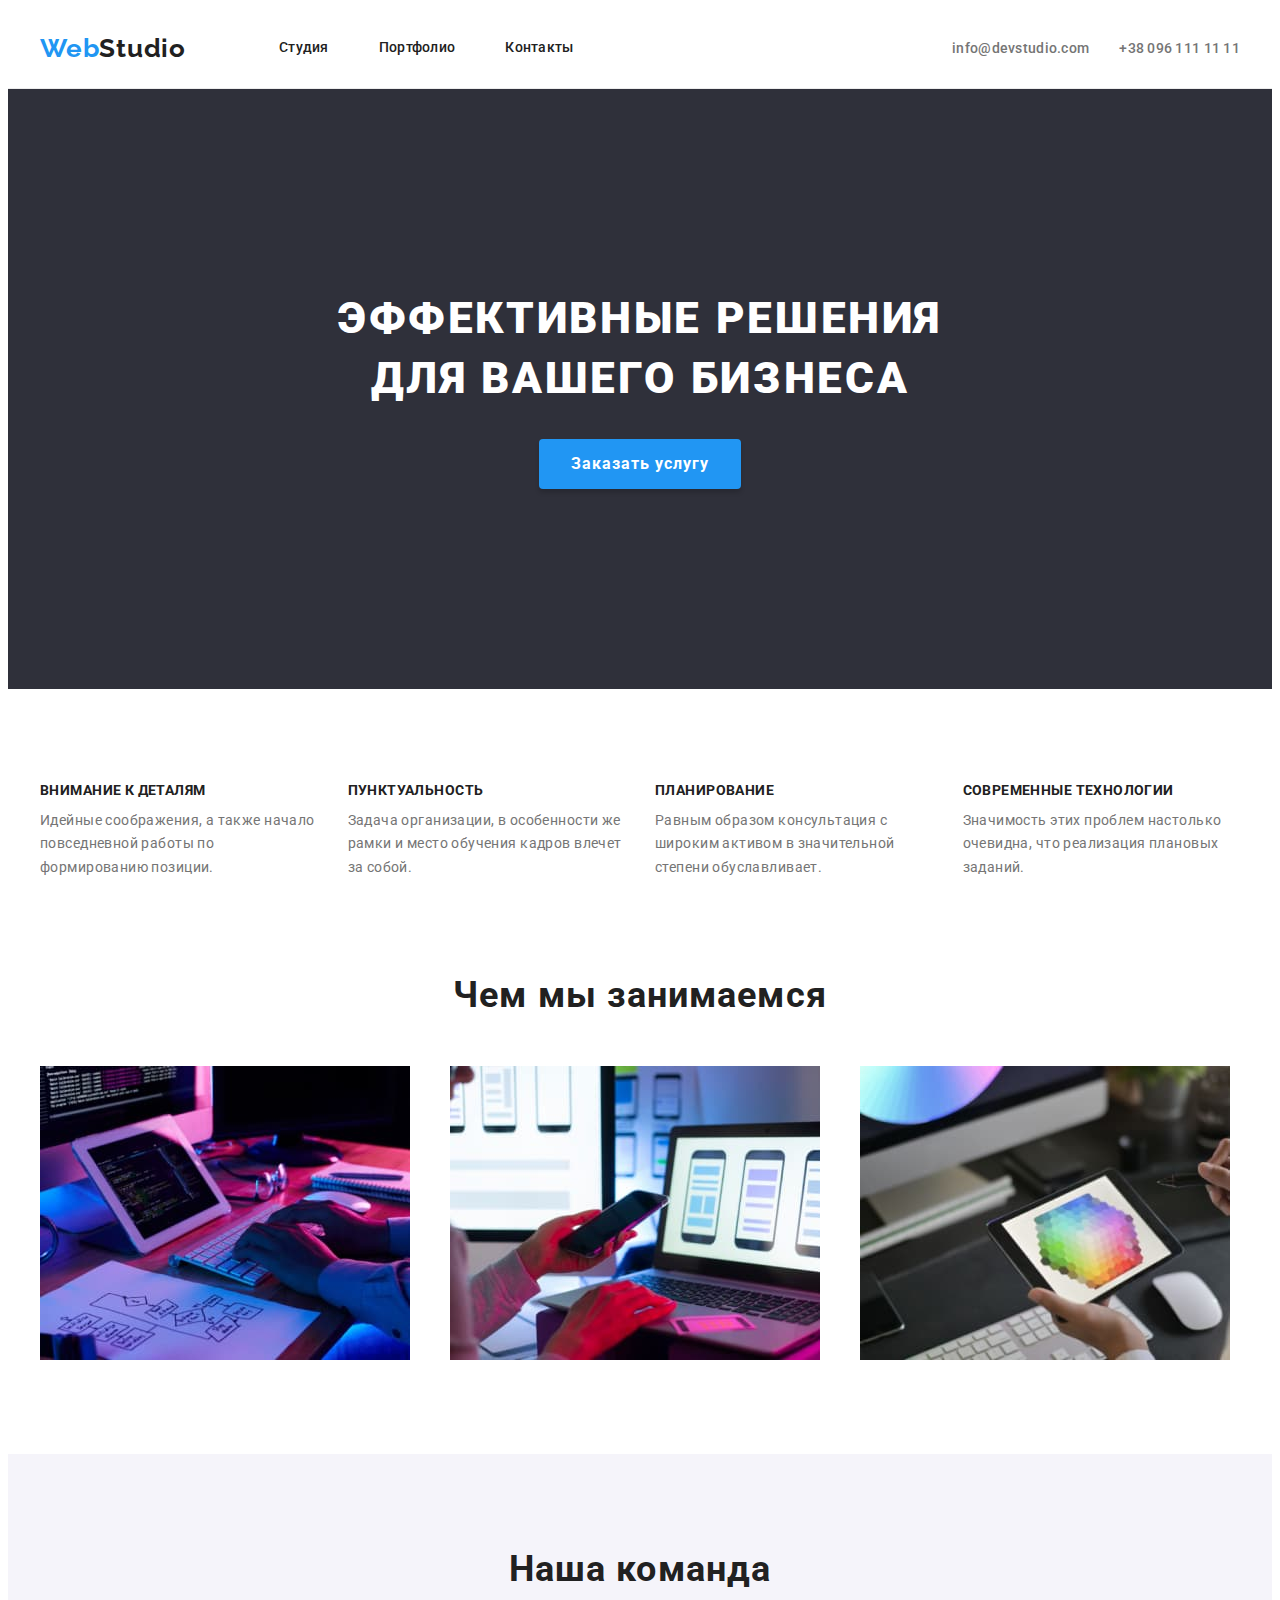
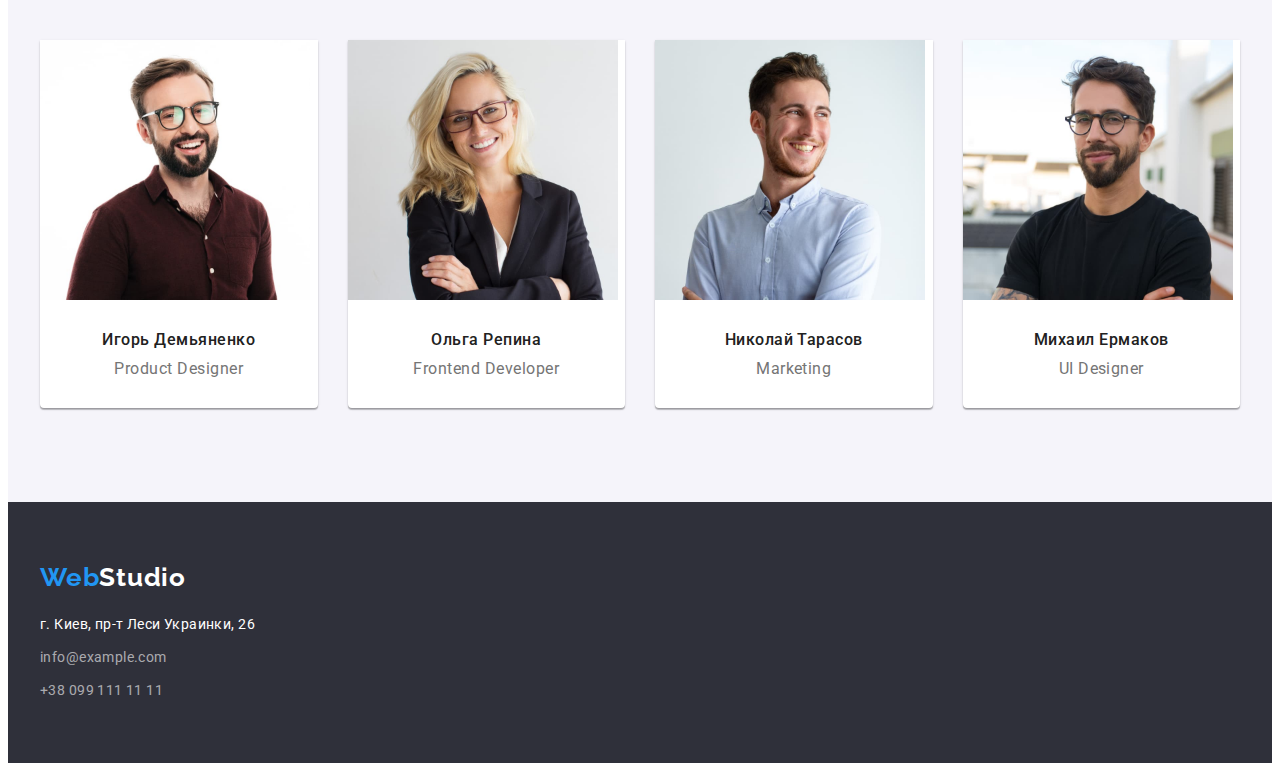
<file: index.html>
<!DOCTYPE html>
<html lang="en">

<head>
    <meta charset="UTF-8">
    <meta http-equiv="X-UA-Compatible" content="IE=edge">
    <meta name="viewport" content="width=device-width, initial-scale=1.0">
    <title>Document</title>
    <link href="https://fonts.googleapis.com/css2?family=Raleway:wght@700&family=Roboto:wght@400;500;700;900&display=swap"
        rel="stylesheet">
        <link rel="stylesheet" href="https://cdnjs.cloudflare.com/ajax/libs/modern-normalize/1.1.0/modern-normalize.min.css"
            integrity="sha512-wpPYUAdjBVSE4KJnH1VR1HeZfpl1ub8YT/NKx4PuQ5NmX2tKuGu6U/JRp5y+Y8XG2tV+wKQpNHVUX03MfMFn9Q=="
            crossorigin="anonymous" referrerpolicy="no-referrer" />
        <link rel="stylesheet" href="./css/reset.css" />
    <link rel="stylesheet" href="./css/styles.css" />
</head>
<body>
    <header class="page-header">
        <div class="container">
        <div class="container-nav">
        <nav class="container-nav">
            <a class="logo" href="./index.html">Web<span class="logostudio">Studio</span></a>   
            <ul class="navlist">
                <li class="navlist-header"><a class="link " href="./index.html">Студия</a></li>
                <li class="navlist-header"><a class="link" href="./portfolio.html">Портфолио</a></li>
                <li class="navlist-header"><a class="link" href="">Контакты</a></li>
            </ul>
        </nav>
        <ul class="headerlist">
            <li class="item"><a class="headerlist-nav" href="mailto:info@devstudio.com">info@devstudio.com </a></li>
            <li class="item"><a class="headerlist-nav" href="tel:+380961111111"> +38 096 111 11 11</a></li>
        </ul>
        </div>
        </div>
    </header>
    <main>
        <section class="hero-section">
            <div class="container-hero">
            <h1 class="hero-title">Эффективные решения <br>для вашего бизнеса</h1>
            <button type="button" class="button">Заказать услугу</button>
            </div>
        </section>
        <section class="section">
            <div class="container">
            <h2 class="visually-hidden">Особенности компании</h2>
            <ul class="section-list">
                <li class="item">
                    <h3 class="section-title">Внимание к деталям</h3>
                    <p class="section-text">Идейные соображения, а также начало повседневной работы по формированию позиции.</p>
                </li>
                <li class="item">
                    <h3 class="section-title">Пунктуальность</h3>
                    <p class="section-text">Задача организации, в особенности же рамки и место обучения кадров влечет за собой.
                    </p>
                </li>
                <li class="item">
                    <h3 class="section-title">Планирование</h3>
                    <p class="section-text">Равным образом консультация с широким активом в значительной степени обуславливает.
                    </p>
                </li>
                <li class="item">
                    <h3 class="section-title">Современные технологии</h3>
                    <p class="section-text">Значимость этих проблем настолько очевидна, что реализация плановых заданий.</p>
                </li>
            </ul>
            </div>
        </section>
        <section class="work-about section">
            <div class="container">
            <h2 class="title">Чем мы занимаемся</h2>
            <ul class="cards">
                <li class="item"><img src="./images/img1.jpg" alt="верстка и дизайн" width="370" /></li>
                <li class="item"><img src="./images/img2.jpg" alt="разработка мобильных приложений" width="370" /></li>
                <li class="item"><img src="./images/img3.jpg" alt="работа на планшете" width="370" /></li>
            </ul>
            </div>
        </section>
        <section class="section-comand section">
            <div class="container">
            <h2 class="title">Наша команда</h2>
            <ul class="comand-list">
                <li class="list-item">
                    <img src="./images/img4.jpg" alt="работник1" width="270" />
                    <div class="personal">
                    <h3 lang="en" class="comand-title-list">Игорь Демьяненко</h3>
                    <p lang="en" class="comand-text-items">Product Designer</p>
                    </div>
                </li>
                <li class="list-item">
                    <img src="./images/img5.jpg" alt="работник2" width="270" />
                    <div class="personal">
                    <h3 lang="en" class="comand-title-list">Ольга Репина</h3>
                    <p lang="en" class="comand-text-items">Frontend Developer</p>
                    </div>
                </li>
                <li class="list-item">
                    <img src="./images/img6.jpg" alt="работник3" width="270" />
                    <div class="personal">
                    <h3 lang="en" class="comand-title-list">Николай Тарасов</h3>
                    <p lang= "en" class="comand-text-items">Marketing</p>
                    </div>
                </li>
                <li class="list-item">
                    <img src="./images/img7 .jpg" alt="работник4" width="270" />
                    <div class="personal">
                    <h3 lang="en" class="comand-title-list">Михаил Ермаков</h3>
                    <p lang="en" class="comand-text-items">UI Designer</p>
                    </div>
                </li>
            </ul>
            </div>
        </section>
    </main>
    <footer class="footer">
        <div class="container">
        <a class="logo" href="">Web<span class="logostudiofooter">Studio</span></a>
        <address class="address">
            <ul class="footerlist">
                <li class="item">
                    <a class="footerlist-address" href="">г. Киев, пр-т Леси Украинки, 26</a></li>
                <li class="item">
                    <a class="footerlist-mailto" href="mailto:info@example.com">info@example.com</a></li>
                <li class="item">
                    <a class="footerlist-tel" href="tel:+380991111111">+38 099 111 11 11</a>
                </li>
            </ul>
        </address>
        </div>
    </footer>
</body>

</html>
</file>
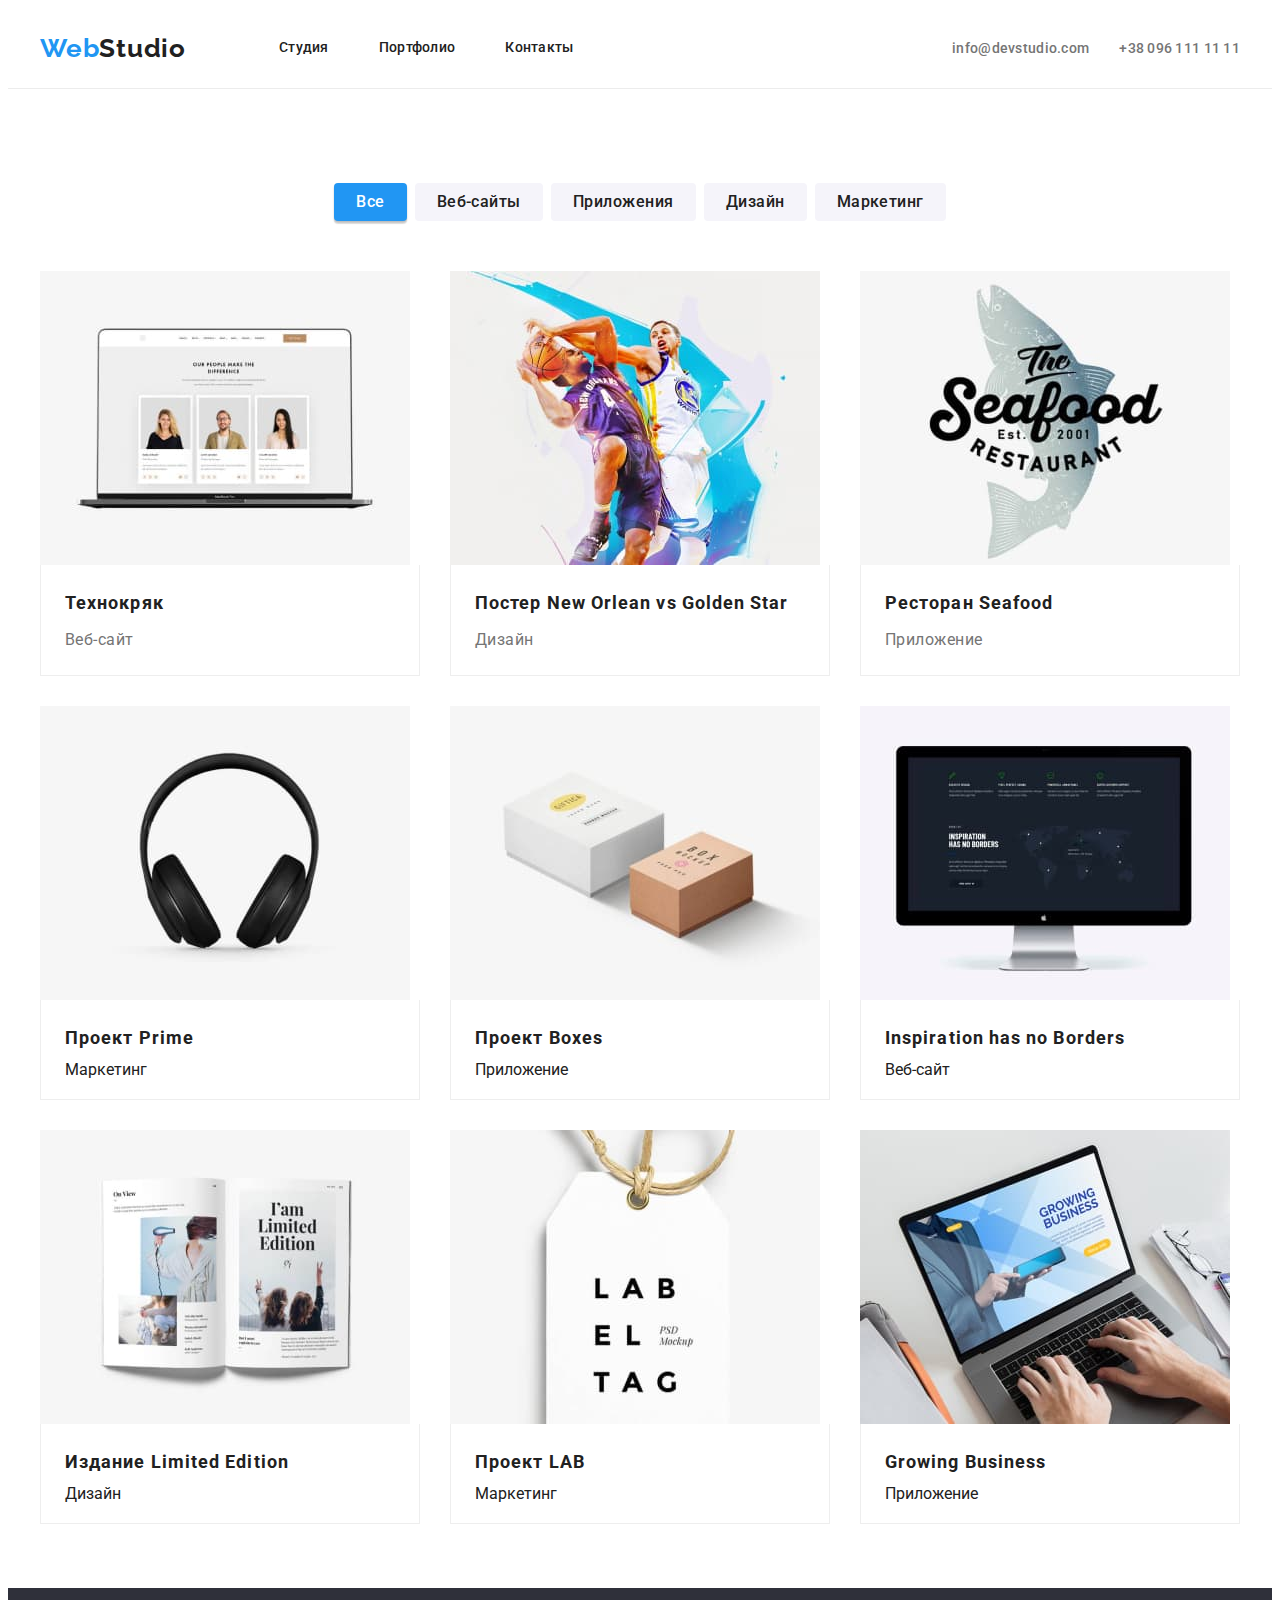
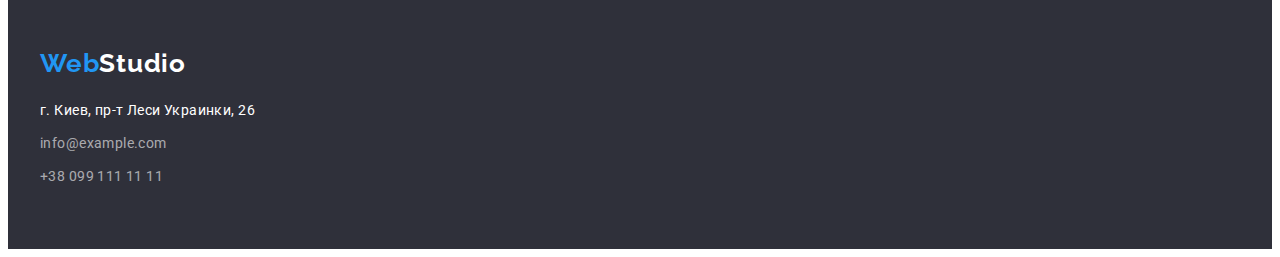
<file: portfolio.html>
<!DOCTYPE html>
<html lang="en">
<head>
    <meta charset="UTF-8">
    <meta http-equiv="X-UA-Compatible" content="IE=edge">
    <meta name="viewport" content="width=device-width, initial-scale=1.0">
    <title>Document</title>
    <link href="https://fonts.googleapis.com/css2?family=Raleway:wght@700&family=Roboto:wght@400;500;700;900&display=swap"
        rel="stylesheet">
        <link rel="stylesheet" href="https://cdnjs.cloudflare.com/ajax/libs/modern-normalize/1.1.0/modern-normalize.min.css"
            integrity="sha512-wpPYUAdjBVSE4KJnH1VR1HeZfpl1ub8YT/NKx4PuQ5NmX2tKuGu6U/JRp5y+Y8XG2tV+wKQpNHVUX03MfMFn9Q=="
            crossorigin="anonymous" referrerpolicy="no-referrer" />
        <link rel="stylesheet" href="./css/reset.css" />
    <link rel="stylesheet" href="./css/styles.css" />
</head>
<body>
     <h1 class="visually-hidden">Сторінка Портфолио</h1>   
    <header class="page-header">
        <div class="container">
        <div class="container-nav">
    <nav class="container-nav">
        <a class="logo" href="./index.html">Web<span class="logostudio">Studio</span></a>
        <ul class="navlist">
            <li class="navlist-header"><a class="link" href="./index.html">Студия</a></li>
            <li class="navlist-header"><a class="link" href="./portfolio.html">Портфолио</a></li>
            <li class="navlist-header"><a class="link" href="">Контакты</a></li>
        </ul>
    </nav>
    <ul class="headerlist">
        <li class="item"><a class="headerlist-nav" href="mailto:info@devstudio.com">info@devstudio.com </a></li>
        <li class="item"><a class="headerlist-nav" href="tel:+380961111111"> +38 096 111 11 11</a></li>
    </ul>
    </div>
    </div>
    </header>
<main>
    <section class="work-list section">
        <div class="container">
    <h1 class="visually-hidden">Список Портфоліо</h1>
        <ul class="portfolio-items">
            <li><button type="button" class="portfolio-buttonlist">Все</button></li>
            <li><button type="button" class="portfolio-button">Веб-сайты</button></li>
            <li><button type="button" class="portfolio-button">Приложения</button></li>
            <li><button type="button" class="portfolio-button">Дизайн</button></li>
            <li><button type="button" class="portfolio-button">Маркетинг</button></li>
        </ul>
        <ul class="portfolio-flex">
            <li class="gallery-list">
                <img src="./images/img8.jpg" alt="фото с людьмии" width="370" />
                <div class="portfolio-list">
                <h2 class="portfolio-title ">Технокряк</h2>
                <p lang="en" class="portfolio-text">Веб-сайт</p>
                </div>
            </li>
            <li class="gallery-list">
                <img src="./images/img9.jpg" alt="баскетболисты" width="370" />
                <div class="portfolio-list">
                <h2 class="portfolio-title">Постер New Orlean vs Golden Star</h2>
                <p lang="en" class="portfolio-text">Дизайн</p>
                </div>
            </li>
            <li class="gallery-list">
                <img src="./images/img10.jpg" alt="лейбл ресторана" width="370" />
                <div class="portfolio-list">
                <h2 class="portfolio-title">Ресторан Seafood</h2>
                <p lang="en" class="portfolio-text">Приложение</p>
                </div>
            </li>
            <li class="gallery-list">
                <img src="./images/img11.jpg" alt="наушники" width="370" />
                <div class="portfolio-list">
                <h2 class="portfolio-title">Проект Prime</h2>
                <p lang="en" class="portfolio-tex">Маркетинг</p>
                </div>
            </li>
            <li class="gallery-list">
                <img src="./images/img12.jpg" alt="коробки" width="370" />
                <div class="portfolio-list">
                <h2 class="portfolio-title">Проект Boxes</h2>
                <p lang="en" class="portfolio-tex">Приложение</p>
                </div>
            </li>
            <li class="gallery-list">
                <img src="./images/img13.jpg" alt="монитор" width="370" />
                <div class="portfolio-list">
                <h2 class="portfolio-title">Inspiration has no Borders</h2>
                <p lang="en" class="portfolio-tex">Веб-сайт</p>
                </div>
            </li>
            <li class="gallery-list">
                <img src="./images/img14.jpg" alt="журнал" width="370" />
                <div class="portfolio-list">
                <h2 class="portfolio-title">Издание Limited Edition</h2>
                <p lang="en" class="portfolio-tex">Дизайн</p>
                </div>
            </li> 
            <li class="gallery-list">
                <img src="./images/img15.jpg" alt="лейбл" width="370" />
                <div class="portfolio-list">
                <h2 class="portfolio-title">Проект LAB</h2>
                <p lang="en" class="portfolio-tex">Маркетинг</p>
                </div>
            </li>
            <li class="gallery-list">
                <img src="./images/img16.jpg" alt="ноутбук" width="370" />
                <div class="portfolio-list">
                <h2 class="portfolio-title">Growing Business</h2>
                <p lang="en" class="portfolio-tex">Приложение</p>
                </div>
            </li>
        </ul>
        </div>
    </section>       
</main>
<footer class="footer">
    <div class="container">
    <a class="logo" href="">Web<span class="logostudiofooter">Studio</span></a>
    <address class="address">
        <ul class="footerlist">
            <li class="item">
                <a class="footerlist-address" href="">г. Киев, пр-т Леси Украинки, 26</a></li>
            <li class="item">
                <a class="footerlist-mailto" href="mailto:info@example.com">info@example.com</a></li>
            <li class="item">
                <a class="footerlist-tel" href="tel:+380991111111">+38 099 111 11 11</a>
            </li>
        </ul>
    </address>
    </div>
</footer>
</body>

</html>
</file>
<file: css/styles.css>
:root {
    --primary-text-color: #212121;
    --title-text-color: #757575;
    --accent-color: #2196F3;
    --white-text-color:  #FFFFFF;
    --main-font: "Roboto";
    --secondary-background-color:#F5F4FA;
}  
body {
    background-color: var(--white-text-color);
    color: var(--primary-text-color);
    font-family: "Roboto", sans-serif;
}

p,
h1,
h2,
h3 {
    margin: 0;
}
ul {
    margin: 0;
    padding-left: 0;
}
button {
    cursor: pointer;
}
address {
    font-style: normal;
}
a {
    color: currentColor;
}
a {
    text-decoration: none;
}
img {
    display: block;
}
.visually-hidden {
    position: absolute;
    width: 1px;
    height: 1px;
    margin: -1px;
    border: 0;
    padding: 0;
    white-space: nowrap;
    clip-path: inset(100%);
    clip: rect(0 0 0 0);
    overflow: hidden;
}

.container {
    width: 1200px;
    padding-left: 15px;
    padding-right: 15px;
    margin: 0 auto;
    
}
ul {
    list-style: none;
}
.page-header {
    background-color: var(--white-text-color);
    border-bottom: 1px solid #ECECEC;
}
/* logo сайта */
.logo {
    color: var(--accent-color);
    font-family: 'Raleway', sans-serif;
    font-weight: 700;
    font-size: 26px;
    line-height: 1.19;
    letter-spacing: 0.03em;
}
.logostudio {
    color: var(--primary-text-color);    
}
.logostudiofooter {
   color: var(--white-text-color);
}
            /* nav list========== */
.navlist {
    display: flex;
    margin-left: 93px;
    align-items: center;
   
}
.navlist li {
    margin-right: 50px;
}
.navlist-header, .navlist-header, .navlist-header:last-child {
    margin-right: 0px;
}
.navlist.link {
    display: block;
    padding-top: 32px;
    padding-bottom: 32px;
}
.navlist-header,.navlist-header,.navlist-header {
    font-weight: 500;
    font-size: 14px;
    line-height: 1.14;
    letter-spacing: 0.02em;
    color: var(--primary-text-color);
}
.navlist-header:hover,.navlist-header:hover,.navlist-header:hover {
    color: var(--accent-color);
}
.navlist a {
    padding: 32px 0;
    color: var(--primary-text-color);
    font-weight: 500;
    font-size: 14px;
    line-height: 1.14;
    letter-spacing:0.02em;
}
.navlist a {
    display: block;
}
.container-nav {
     display: flex;
     align-items: center;
}
/* header list mailto i tel */
.headerlist-nav,.headerlist-nav {
    color: var(--title-text-color);
    font-weight: 500;
    font-size: 14px;
    line-height: 1.14;
    letter-spacing: 0.02em;
}
.headerlist a:hover,
.headerlist a:focus,
.navlist a:hover,
.navlist a:focus {
    color: var(--accent-color);
}

.headerlist a {
    color: var(--title-text-color);
    font-weight: 500;
    font-size: 14px;
    line-height: 1.14;
    letter-spacing: 0.02em;
}
.headerlist {
    display: flex;
    margin-left: auto;   
}
.headerlist .item {
    margin-left: 30px;
}
.container-hero {
    padding: 200px 0;
    display: flex;
    justify-content: center;
    align-items: center;
    flex-direction: column;
    background: #2F303A;
}
                /* головний заголовок */
.hero-title {
    margin-bottom: 30px;
    color: var(--white-text-color);
    font-weight: 900;
    font-size: 44px;
    line-height: 1.36;
    text-align: center;
    letter-spacing: 0.06em; 
    text-transform: uppercase;
}
/* button */
.button {
    display: block;
    display: inline-block;
    min-width: 200px;
    height: 50px;
    padding: 10px 32px;
    box-shadow: 0px 4px 4px rgba(0, 0, 0, 0.15);
    border-radius: 4px;
    border:0;
    color: var(--white-text-color);
    background-color: var(--accent-color);
    font-family: Roboto;
    font-weight: 700;
    font-size: 16px;
    line-height: 1.88;
    display: flex;
    align-items: center;
    text-align: center;
    letter-spacing: 0.06em;
}
.button:hover {
    background: #188CE8;
}
/* ==============================фон hero and footer================== */
.hero, .footer {
    background-color: #2F303A;
}
.section {
    padding-top: 94px;
    padding-bottom: 94px;
}
/* section звголовків */
.section-title {
    margin-bottom: 10px;
    color: var(--primary-text-color);
    font-weight: 700;
    font-size: 14px;
    line-height: 1.14;
    letter-spacing: 0.03em;
    text-transform: uppercase;
}
.section-text {
    margin-bottom: 0;
    color: var(--title-text-color);
    font-size: 14px;
    line-height: 1.7;
    letter-spacing: 0.03em;
}
.section-list {
    display: flex;
    flex-wrap: nowrap;
    list-style: none;

    margin-left:-30px;
}
.section-list > .item {
    flex-basis: calc(100% / 4 - 30px);
    margin-left: 30px;
}

.work-about.section {
    padding-top: 0;
}
/* ================ ===============заголовок h2 секція=================== */
.title {
    margin-bottom: 50px;
    padding-top: 0px;
    color: var(--primary-text-color);
    font-weight: 700;
    font-size: 36px;
    line-height: 1.17;
    text-align: center;
    letter-spacing: 0.03em;
}
.comand-title-list {
    margin-bottom: 10px;
    color: var(--primary-text-color);
    font-weight: 500;
    font-size: 16px;
    line-height: 1.19;
    text-align: center;
    letter-spacing: 0.03em;
}
.comand-text-items {
    color: var(--title-text-color);
    font-size: 16px;
    line-height: 1.19;
    text-align: center;
    letter-spacing: 0.03em;
}
.cards {
    display: flex;
    flex-wrap: wrap;
    list-style: none;

    margin-left: -30px;
}
.cards .item {
    flex-basis: calc(100% / 3 - 30px);
    margin-left: 30px;
}
.section-comand .section {
    background: var(--secondary-background-color);
}
.section-comand {
    background-color: var(--secondary-background-color);
}
.list-item {
    display: block;
    background: #FFFFFF;
    box-shadow: 0px 1px 3px rgba(0, 0, 0, 0.12),
    0px 1px 1px rgba(0, 0, 0, 0.14),
    0px 2px 1px rgba(0, 0, 0, 0.2);
    border-radius: 0px 0px 4px 4px;
}
.comand-list .list-item {
    flex-basis: calc((100% - 90px) / 4);
}
.list-item:not(:last-child) {
    margin-right: 30px;
}
.personal {
    padding-top: 30px;
    padding-bottom: 30px;
}
.comand-list {
    display: flex;
    flex-wrap: wrap;
    list-style: none;
}

/* footer list */
.footerlist-address {
    display: block;
    color: var(--white-text-color);
    font-style: normal;
    font-size: 14px;
    line-height: 1.71;
    letter-spacing: 0.03em;
    margin-bottom: 9px;
}
.footerlist-mailto,
.footerlist-tel {
    color: rgba(255, 255, 255, 0.6);
    font-size: 14px;
    line-height: 1.71;
    letter-spacing: 0.03em;
}
.footerlist-mailto:hover,
.footerlist-tel:hover {
    color: var(--title-text-color);
}
.footerlist-mailto:focus,
.footerlist-tel:focus {
    color: var(--accent-color);
}
.footer {
    padding-top: 60px;
    padding-bottom: 60px;
}
.logostudiofooter, .footer .logo {
    margin-bottom: 20px;
}
.logostudiofooter .logo {
    display: block;
}
.footer .logo {
    display: inline-block;
}
.footerlist-tel {
    margin-bottom: 60px;
}
.footerlist {
    display: block;
}
.footerlist .item:not(:last-child) {
    margin-bottom: 9px;
}


/* ===============================Портфолио============================== */

.portfolio-buttonlist {
    display: block;
    font-family: 'Roboto'; 
    font-weight: 500;
    font-size: 16px;
    line-height: 1.62;
    text-align: center;
    letter-spacing: 0.03em;
    color: var(--white-text-color);
    background-color: var(--accent-color);
    box-shadow: 0px 3px 1px rgba(0, 0, 0, 0.1),
    0px 1px 2px rgba(0, 0, 0, 0.08),
    0px 2px 2px rgba(0, 0, 0, 0.12);
    border-radius: 4px;
    border:0;
}
.portfolio-buttonlist {
    padding: 6px 22px;
}
.portfolio-button {
    padding: 6px 22px;
}
.portfolio-button {
    display: block;
    font-family: Roboto;
    font-weight: 500;
    font-size: 16px;
    line-height: 1.62;
    text-align: center;
    letter-spacing: 0.03em;
    color: var(--primary-text-color);
    background-color: var(--secondary-background-color);
    border-radius: 4px;
    border:0;
}
.portfolio-button:hover, portfolio-button:focus {
    color:var(--white-text-color) ;
    background-color: var(--accent-color);
}

.portfolio-title {
    margin-bottom: 4px;
    color: var(--primary-text-color);
    font-weight: 700;
    font-size: 18px;
    line-height: 2;
    text-align: left;
    letter-spacing: 0.06em;
}
.portfolio-text {
    color: var(--title-text-color);
    font-size: 16px;
    line-height: 1.88;
    text-align: left;
    letter-spacing: 0.03em;
}
.portfolio {
    padding-top: 6px;
    padding-bottom: 22px;    
}
.portfolio-list {
    padding: 20px 24px;
    border: 1px solid #EEEEEE;
    border-top: 0;

}
.portfolio-items {
    margin-bottom: 50px;
}
.portfolio-items {
    display: flex;
    flex-wrap: wrap;
    justify-content: center;
}
.portfolio-items li:not(:last-child) {    
    margin-right: 8px;
}
/* -------------------------container================= */
.portfolio-flex {
    display: flex;
    flex-wrap: wrap;

    padding: 0;
    margin: 0;
    list-style: none;
    
    margin-left: -30px;
    margin-bottom: -30px;

}
.portfolio-flex > .gallery-list {
    flex-basis: calc(100% / 3 - 30px);
    margin-left: 30px;
    margin-bottom: 30px;
}
.portfolio-flex > .gallery-list:nth-child(3n) {
    margin-right: 0;
}
.portfolio-flex > .gallery-list:nth-last-child(-n+3) {
    margin-bottom: 0;
}


/* Эффективные решения для вашего бизнеса адрес  и кнока */
#FFFFFF

/* Внимание к деталям и список с 4 заголовок h2 h3  имя команды * /#212121;

/* Портфолио контакты */
  #212121;


/* info@devstudio.com */
/* WebStudio */
/*студия*/
#2196F3
/* +38 096 111 11 11 */
/* Идейные соображения, а также начало повседневной работы по формированию позиции. */
/* Marketing */
color: #757575;

/* info@example.com */
/* +38 099 111 11 11 */
color: rgba(255, 255, 255, 0.6);


/* кнопка accent  */ #2196F3

/* вторичний колір фона  background: #F5F4FA; */
</file>
